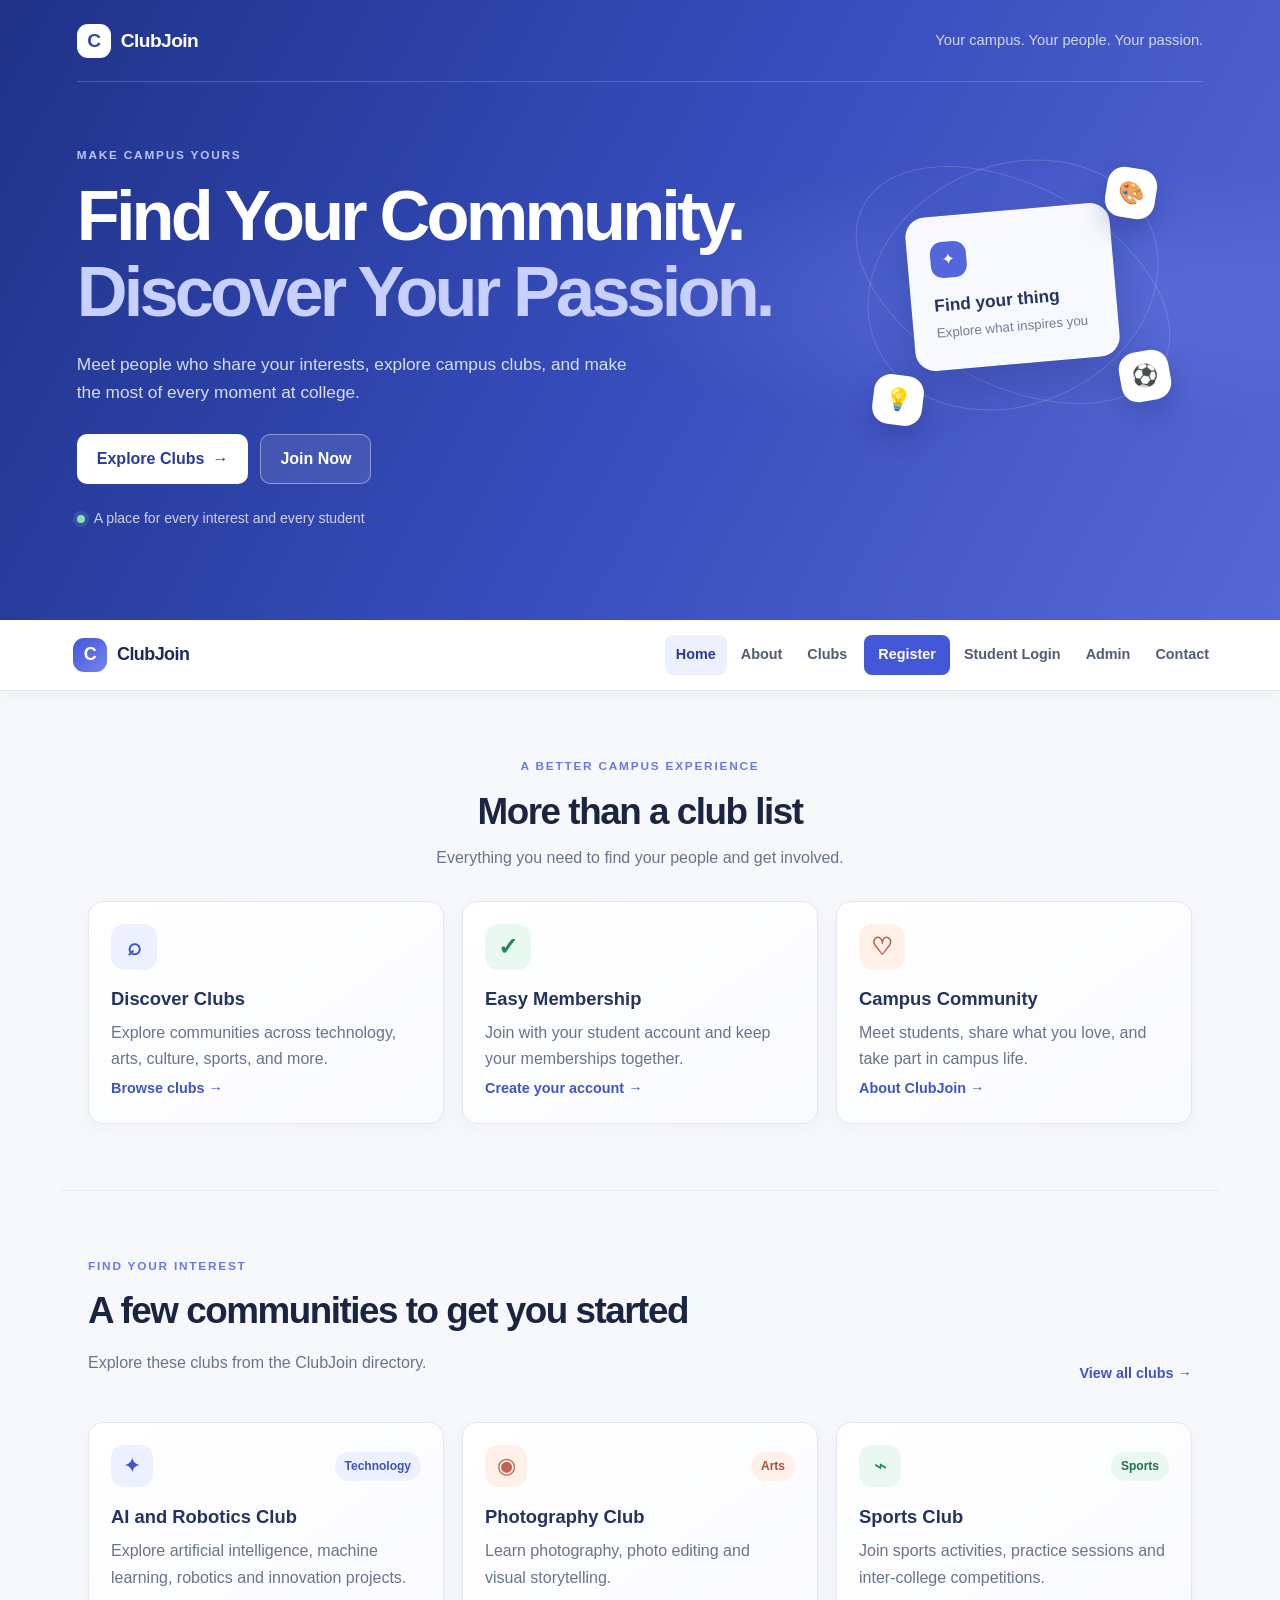
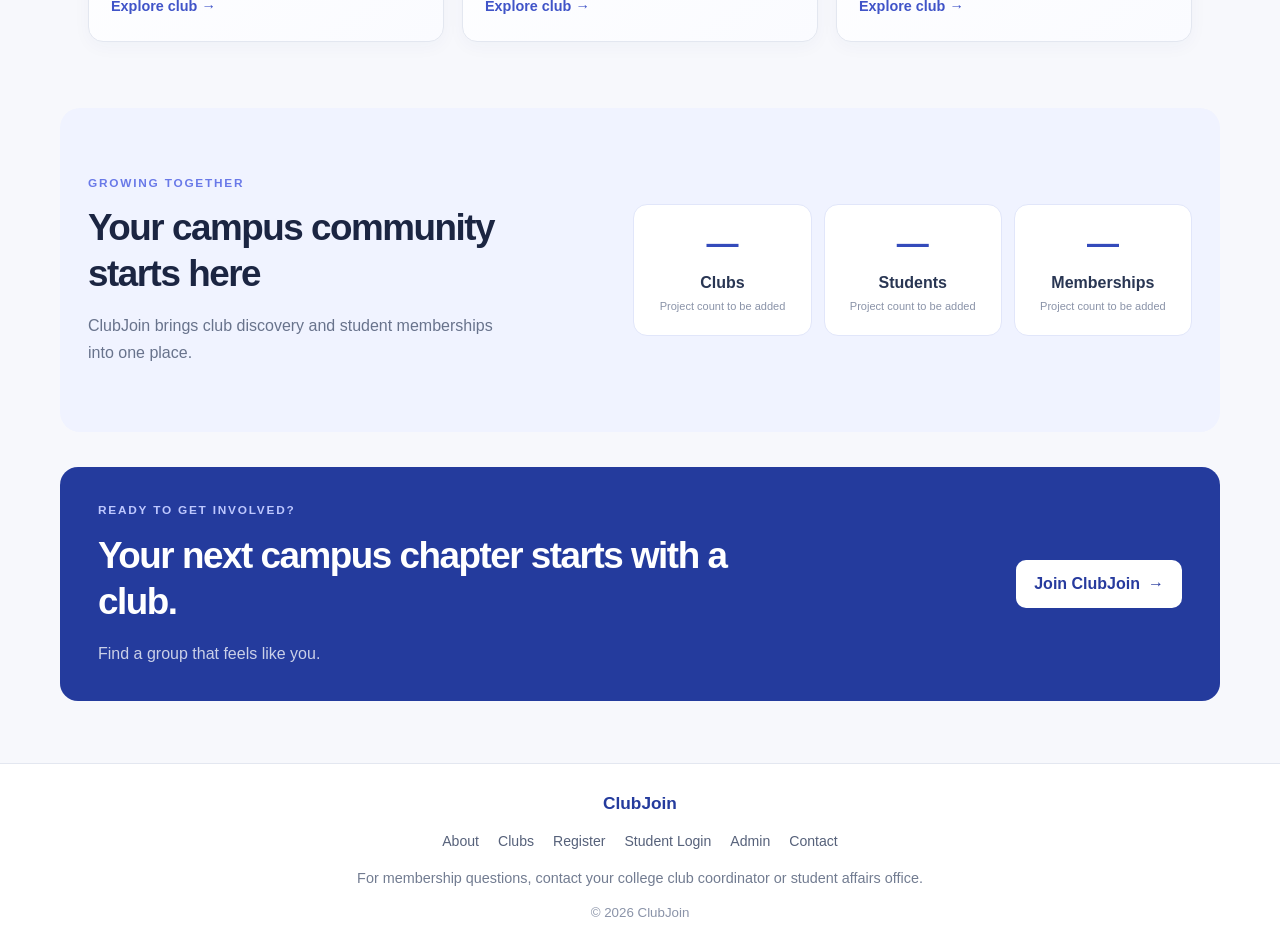
<file: index.html>
<!doctype html>
<html lang="en">
<head>
  <meta charset="utf-8">
  <meta name="viewport" content="width=device-width, initial-scale=1">
  <meta name="theme-color" content="#243b9d">
  <meta name="description" content="Discover college clubs, meet your community, and find your next campus passion with ClubJoin.">
  <title>ClubJoin — Find Your Community</title>
  <link rel="stylesheet" href="css/style.css">
  <script src="js/script.js" defer></script>
</head>
<body class="home-page">
  <header class="home-header">
    <div class="home-topline"><a class="home-brand" href="index.html"><span class="brand-mark">C</span> ClubJoin</a><span class="home-tagline">Your campus. Your people. Your passion.</span></div>
    <div class="hero-content">
      <p class="eyebrow">MAKE CAMPUS YOURS</p>
      <h1>Find Your Community.<br><span>Discover Your Passion.</span></h1>
      <p class="hero-copy">Meet people who share your interests, explore campus clubs, and make the most of every moment at college.</p>
      <div class="hero-actions"><a class="button hero-primary" href="clubs.html">Explore Clubs <span aria-hidden="true">→</span></a><a class="button hero-secondary" href="register.html">Join Now</a></div>
      <div class="hero-note"><span class="note-dot"></span> A place for every interest and every student</div>
    </div>
    <div class="hero-art" aria-hidden="true"><div class="orbit orbit-one"></div><div class="orbit orbit-two"></div><div class="art-card art-card-main"><span class="art-emoji">✦</span><strong>Find your thing</strong><small>Explore what inspires you</small></div><div class="art-bubble bubble-one">🎨</div><div class="art-bubble bubble-two">⚽</div><div class="art-bubble bubble-three">💡</div></div>
  </header>
  <nav aria-label="Main navigation"></nav>
  <main class="home-main">
    <section class="benefits-section" aria-labelledby="benefits-title">
      <div class="section-heading"><p class="eyebrow">A BETTER CAMPUS EXPERIENCE</p><h2 id="benefits-title">More than a club list</h2><p>Everything you need to find your people and get involved.</p></div>
      <div class="cards benefit-cards">
        <article class="benefit-card"><span class="feature-icon icon-indigo" aria-hidden="true">⌕</span><h3>Discover Clubs</h3><p>Explore communities across technology, arts, culture, sports, and more.</p><a href="clubs.html">Browse clubs <span aria-hidden="true">→</span></a></article>
        <article class="benefit-card"><span class="feature-icon icon-mint" aria-hidden="true">✓</span><h3>Easy Membership</h3><p>Join with your student account and keep your memberships together.</p><a href="register.html">Create your account <span aria-hidden="true">→</span></a></article>
        <article class="benefit-card"><span class="feature-icon icon-peach" aria-hidden="true">♡</span><h3>Campus Community</h3><p>Meet students, share what you love, and take part in campus life.</p><a href="about.html">About ClubJoin <span aria-hidden="true">→</span></a></article>
      </div>
    </section>
    <section class="featured-section" aria-labelledby="featured-title">
      <div class="section-heading section-heading-row"><div><p class="eyebrow">FIND YOUR INTEREST</p><h2 id="featured-title">A few communities to get you started</h2><p>Explore these clubs from the ClubJoin directory.</p></div><a class="text-link" href="clubs.html">View all clubs <span aria-hidden="true">→</span></a></div>
      <div class="cards featured-cards">
        <article class="featured-card"><div class="featured-top"><span class="club-icon">✦</span><span class="category-pill">Technology</span></div><h3>AI and Robotics Club</h3><p>Explore artificial intelligence, machine learning, robotics and innovation projects.</p><a href="clubs.html">Explore club <span aria-hidden="true">→</span></a></article>
        <article class="featured-card"><div class="featured-top"><span class="club-icon club-icon-coral">◉</span><span class="category-pill category-coral">Arts</span></div><h3>Photography Club</h3><p>Learn photography, photo editing and visual storytelling.</p><a href="clubs.html">Explore club <span aria-hidden="true">→</span></a></article>
        <article class="featured-card"><div class="featured-top"><span class="club-icon club-icon-green">⌁</span><span class="category-pill category-green">Sports</span></div><h3>Sports Club</h3><p>Join sports activities, practice sessions and inter-college competitions.</p><a href="clubs.html">Explore club <span aria-hidden="true">→</span></a></article>
      </div>
    </section>
    <section class="stats-section" aria-labelledby="stats-title"><div class="stats-intro"><p class="eyebrow">GROWING TOGETHER</p><h2 id="stats-title">Your campus community starts here</h2><p>ClubJoin brings club discovery and student memberships into one place.</p></div><div class="stats-grid"><div class="stat-item"><strong>—</strong><span>Clubs</span><small>Project count to be added</small></div><div class="stat-item"><strong>—</strong><span>Students</span><small>Project count to be added</small></div><div class="stat-item"><strong>—</strong><span>Memberships</span><small>Project count to be added</small></div></div></section>
    <section class="cta-section"><div><p class="eyebrow">READY TO GET INVOLVED?</p><h2>Your next campus chapter starts with a club.</h2><p>Find a group that feels like you.</p></div><a class="button cta-button" href="register.html">Join ClubJoin <span aria-hidden="true">→</span></a></section>
  </main>
  <footer class="site-footer"><div class="footer-inner"><a class="footer-brand" href="index.html">ClubJoin</a><div class="footer-links"><a href="about.html">About</a><a href="clubs.html">Clubs</a><a href="register.html">Register</a><a href="login.html">Student Login</a><a href="admin-login.html">Admin</a><a href="contact.html">Contact</a></div><p>For membership questions, contact your college club coordinator or student affairs office.</p><small>© 2026 ClubJoin</small></div></footer>
</body>
</html>
</file>
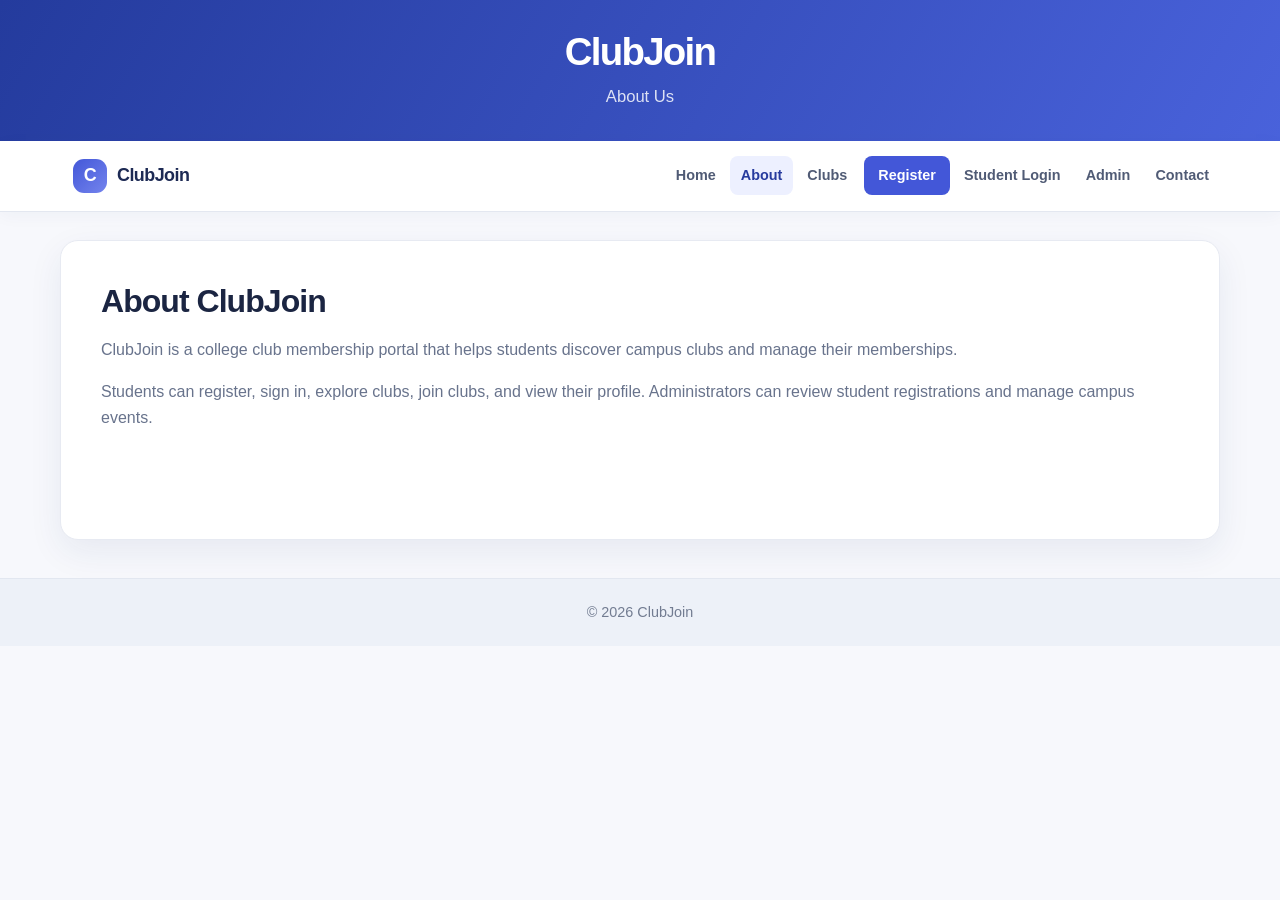
<file: about.html>
<!DOCTYPE html>
<html lang="en"><head><meta charset="UTF-8"><meta name="viewport" content="width=device-width, initial-scale=1"><title>About - ClubJoin</title><link rel="stylesheet" href="css/style.css">  <script src="js/script.js" defer></script>
</head>
<body><header><h1>ClubJoin</h1><p>About Us</p></header><nav><a href="index.html">Home</a><a href="clubs.html">Clubs</a><a href="register.html">Register</a><a href="login.html">Login</a></nav>
<main><h2>About ClubJoin</h2><p>ClubJoin is a college club membership portal that helps students discover campus clubs and manage their memberships.</p><p>Students can register, sign in, explore clubs, join clubs, and view their profile. Administrators can review student registrations and manage campus events.</p></main><footer><p>&copy; 2026 ClubJoin</p></footer></body></html>
</file>
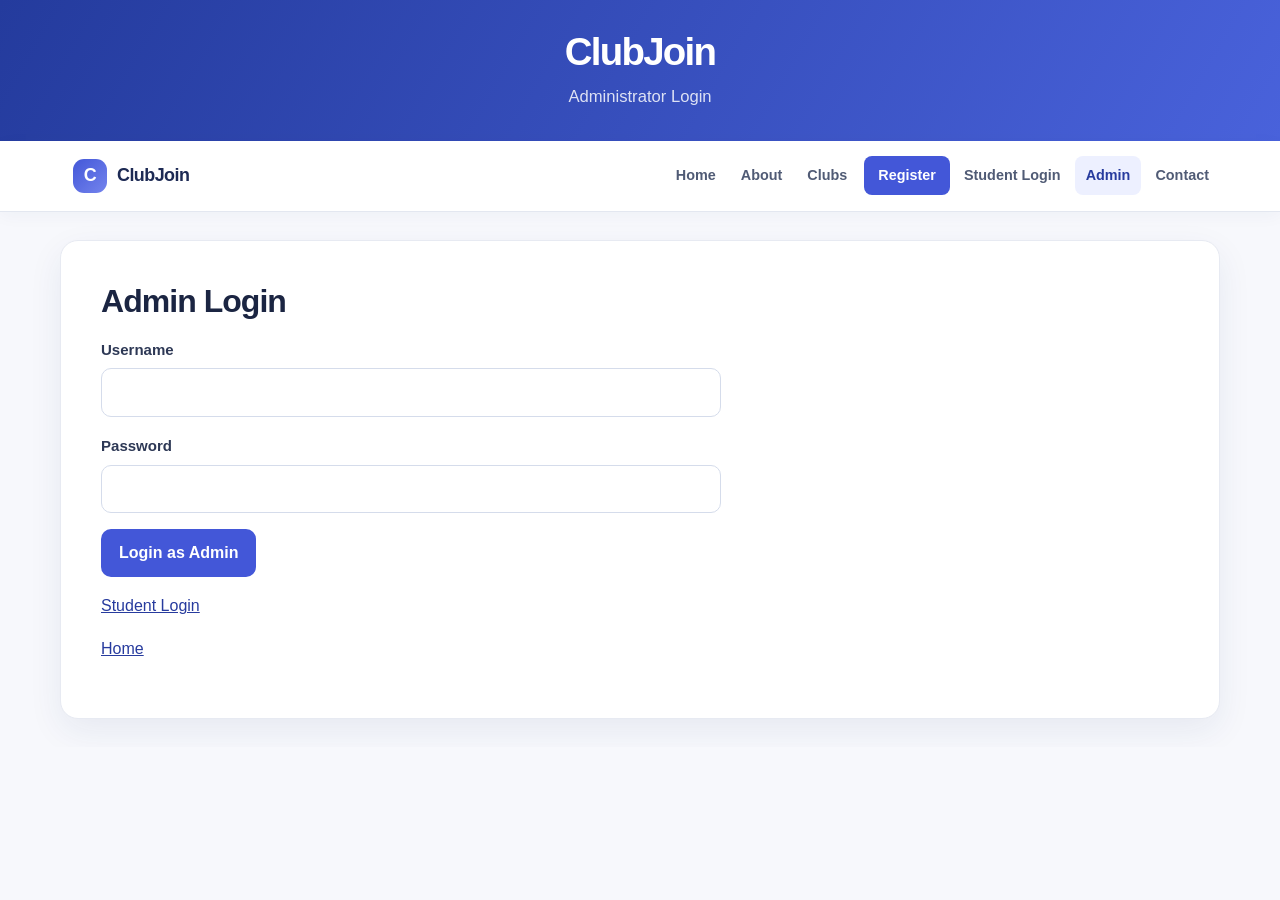
<file: admin-login.html>
<!doctype html><html lang="en"><head><meta charset="utf-8"><meta name="viewport" content="width=device-width,initial-scale=1"><title>Admin Login - ClubJoin</title><link rel="stylesheet" href="css/style.css">  <script src="js/script.js" defer></script>
</head><body><header><h1>ClubJoin</h1><p>Administrator Login</p></header><main><h2>Admin Login</h2><form action="admin-login.php" method="post"><label for="username">Username</label><input id="username" name="username" required><label for="password">Password</label><input id="password" name="password" type="password" required><button type="submit">Login as Admin</button></form><p><a href="login.html">Student Login</a></p><p><a href="index.html">Home</a></p></main></body></html>
</file>
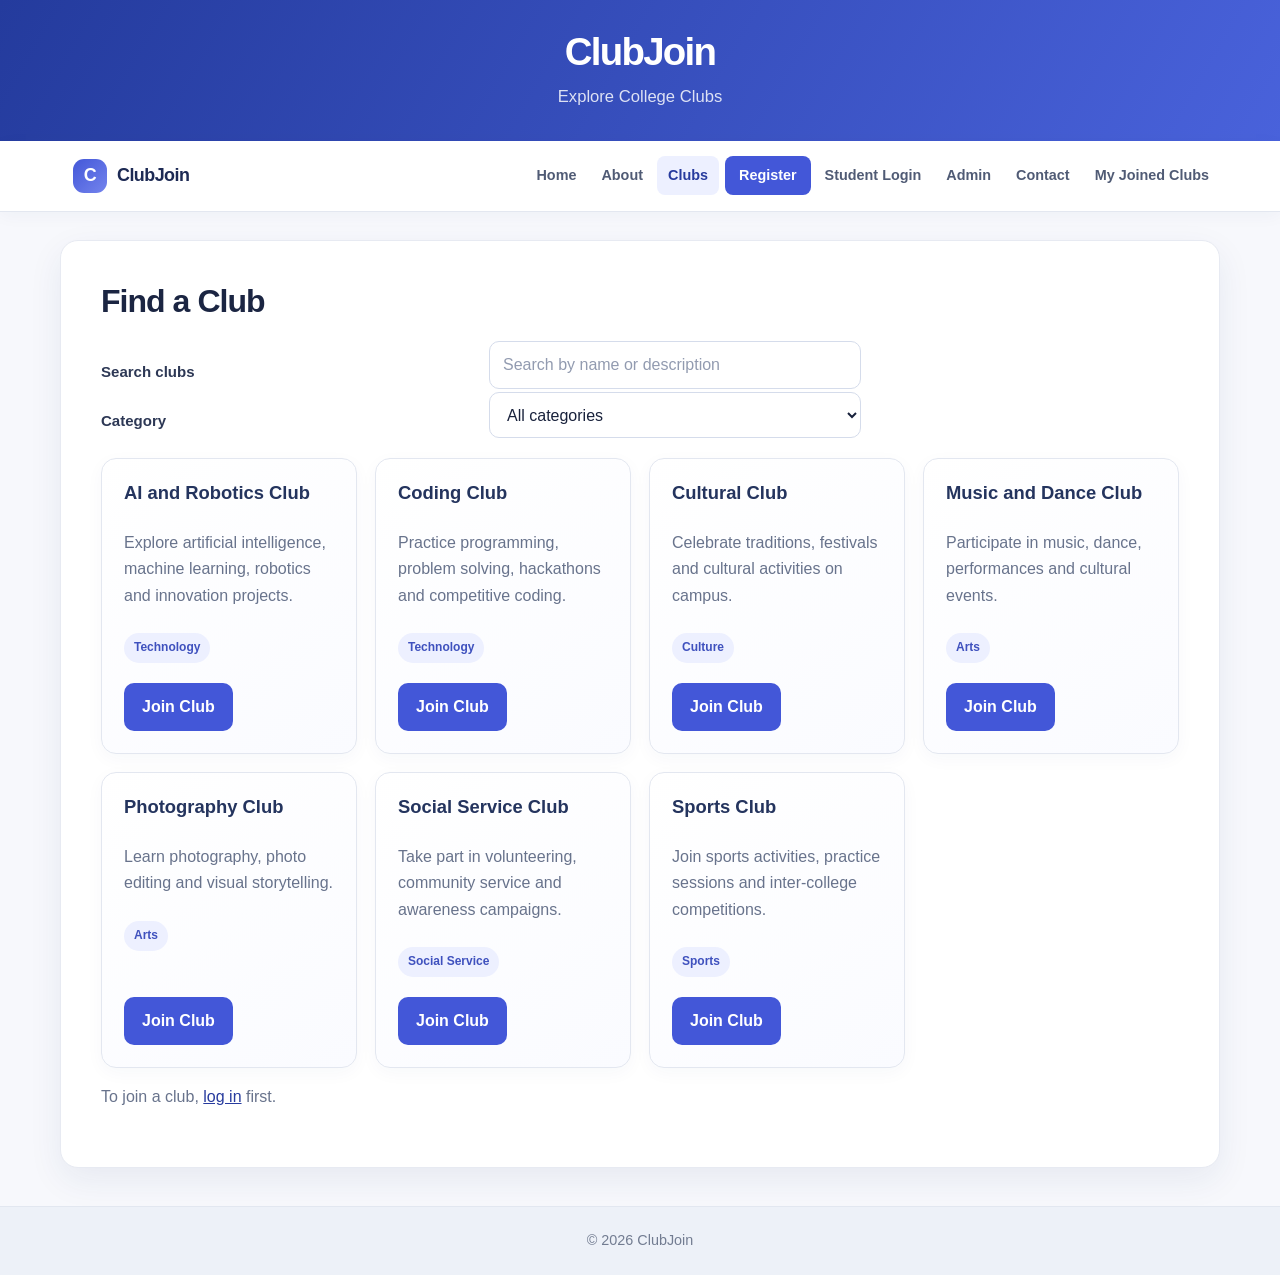
<file: clubs.html>
<!DOCTYPE html>
<html lang="en"><head><meta charset="UTF-8"><meta name="viewport" content="width=device-width, initial-scale=1"><title>Explore Clubs - ClubJoin</title><link rel="stylesheet" href="css/style.css"><script src="js/script.js" defer></script></head>
<body><header><h1>ClubJoin</h1><p>Explore College Clubs</p></header><nav><a href="index.html">Home</a><a href="about.html">About</a><a href="register.html">Register</a><a href="login.html">Login</a><a href="myclubs.php">My Joined Clubs</a></nav>
<main><h2>Find a Club</h2><div class="filters"><label for="searchClub">Search clubs</label><input id="searchClub" placeholder="Search by name or description"><label for="categoryFilter">Category</label><select id="categoryFilter"><option value="">All categories</option><option value="Technology">Technology</option><option value="Arts">Arts</option><option value="Culture">Culture</option><option value="Sports">Sports</option><option value="Social Service">Social Service</option></select></div>
<p id="loadingMessage">Loading clubs...</p><p id="noResults" hidden>No clubs match your search.</p><p id="errorMessage" hidden></p><section id="clubList" class="cards"></section><p>To join a club, <a href="login.html">log in</a> first.</p></main><footer><p>&copy; 2026 ClubJoin</p></footer></body></html>
</file>
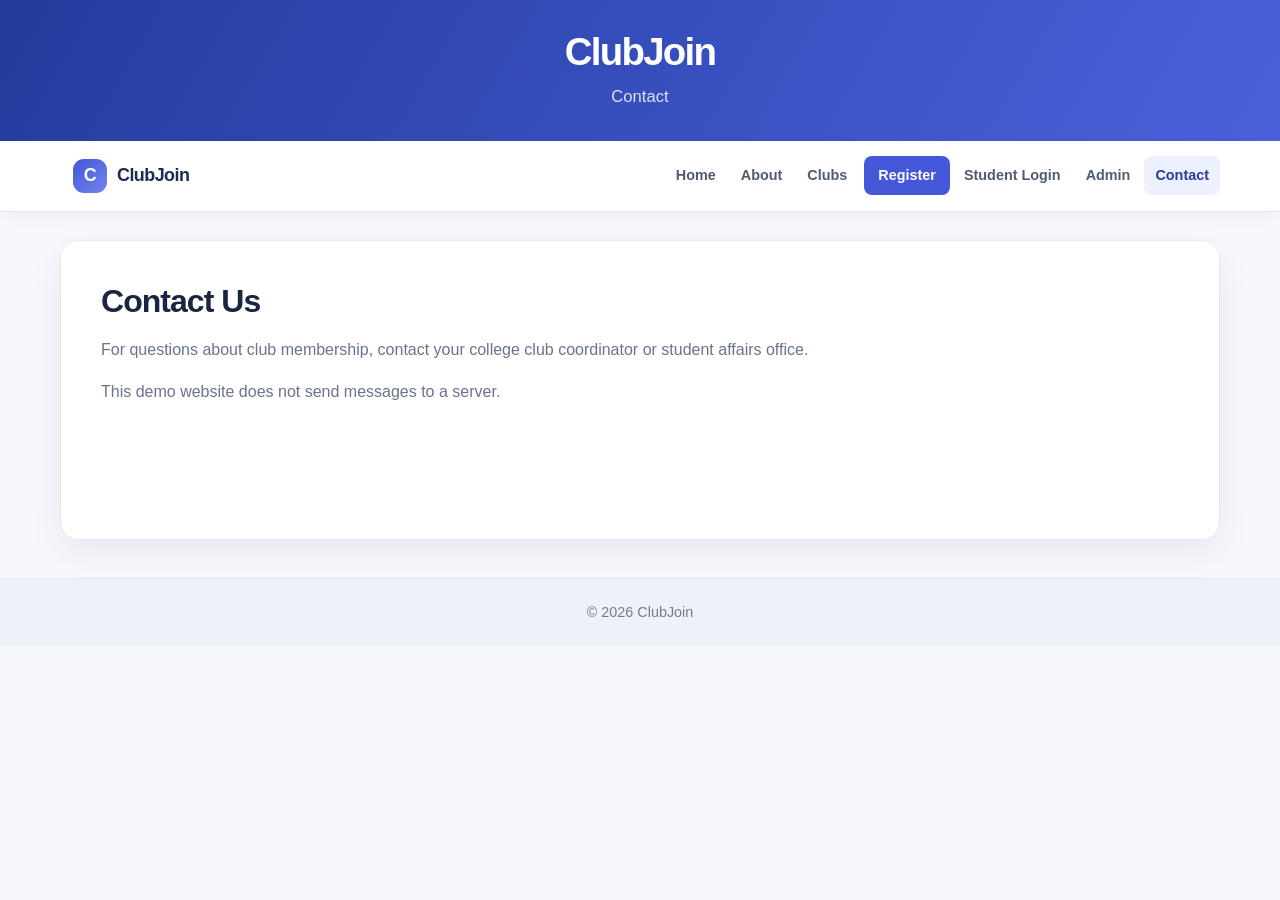
<file: contact.html>
<!DOCTYPE html>
<html lang="en"><head><meta charset="UTF-8"><meta name="viewport" content="width=device-width, initial-scale=1"><title>Contact - ClubJoin</title><link rel="stylesheet" href="css/style.css">  <script src="js/script.js" defer></script>
</head>
<body><header><h1>ClubJoin</h1><p>Contact</p></header><nav><a href="index.html">Home</a><a href="about.html">About</a><a href="clubs.html">Clubs</a><a href="register.html">Register</a></nav>
<main><h2>Contact Us</h2><p>For questions about club membership, contact your college club coordinator or student affairs office.</p><p>This demo website does not send messages to a server.</p></main><footer><p>&copy; 2026 ClubJoin</p></footer></body></html>
</file>
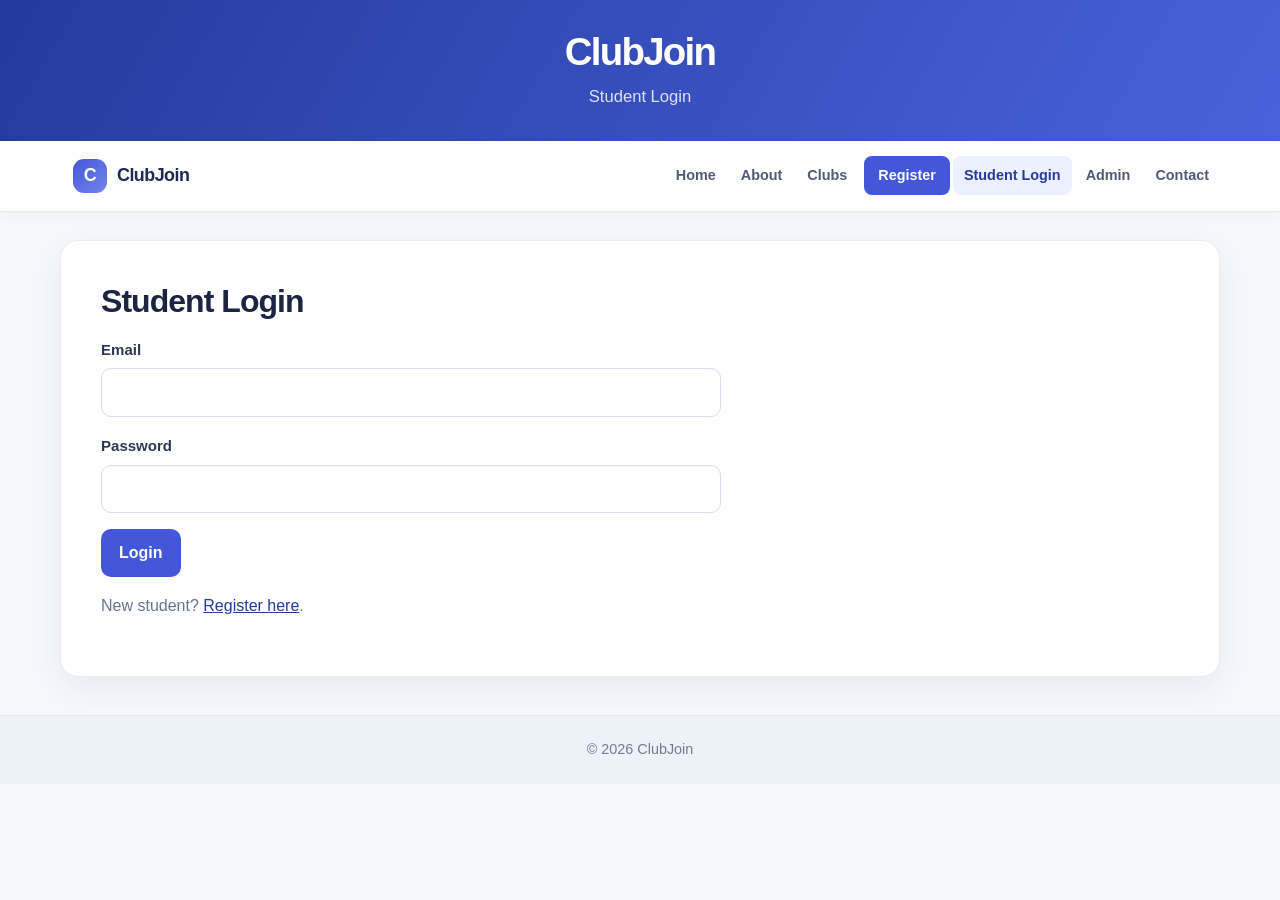
<file: login.html>
<!DOCTYPE html>
<html lang="en"><head><meta charset="UTF-8"><meta name="viewport" content="width=device-width, initial-scale=1"><title>Student Login - ClubJoin</title><link rel="stylesheet" href="css/style.css">  <script src="js/script.js" defer></script>
</head>
<body><header><h1>ClubJoin</h1><p>Student Login</p></header><nav><a href="index.html">Home</a><a href="clubs.html">Clubs</a><a href="register.html">Register</a></nav>
<main><h2>Student Login</h2><form action="login.php" method="post"><label for="email">Email</label><input type="email" id="email" name="email" required><label for="password">Password</label><input type="password" id="password" name="password" required><button type="submit">Login</button></form><p>New student? <a href="register.html">Register here</a>.</p></main><footer><p>&copy; 2026 ClubJoin</p></footer></body></html>
</file>
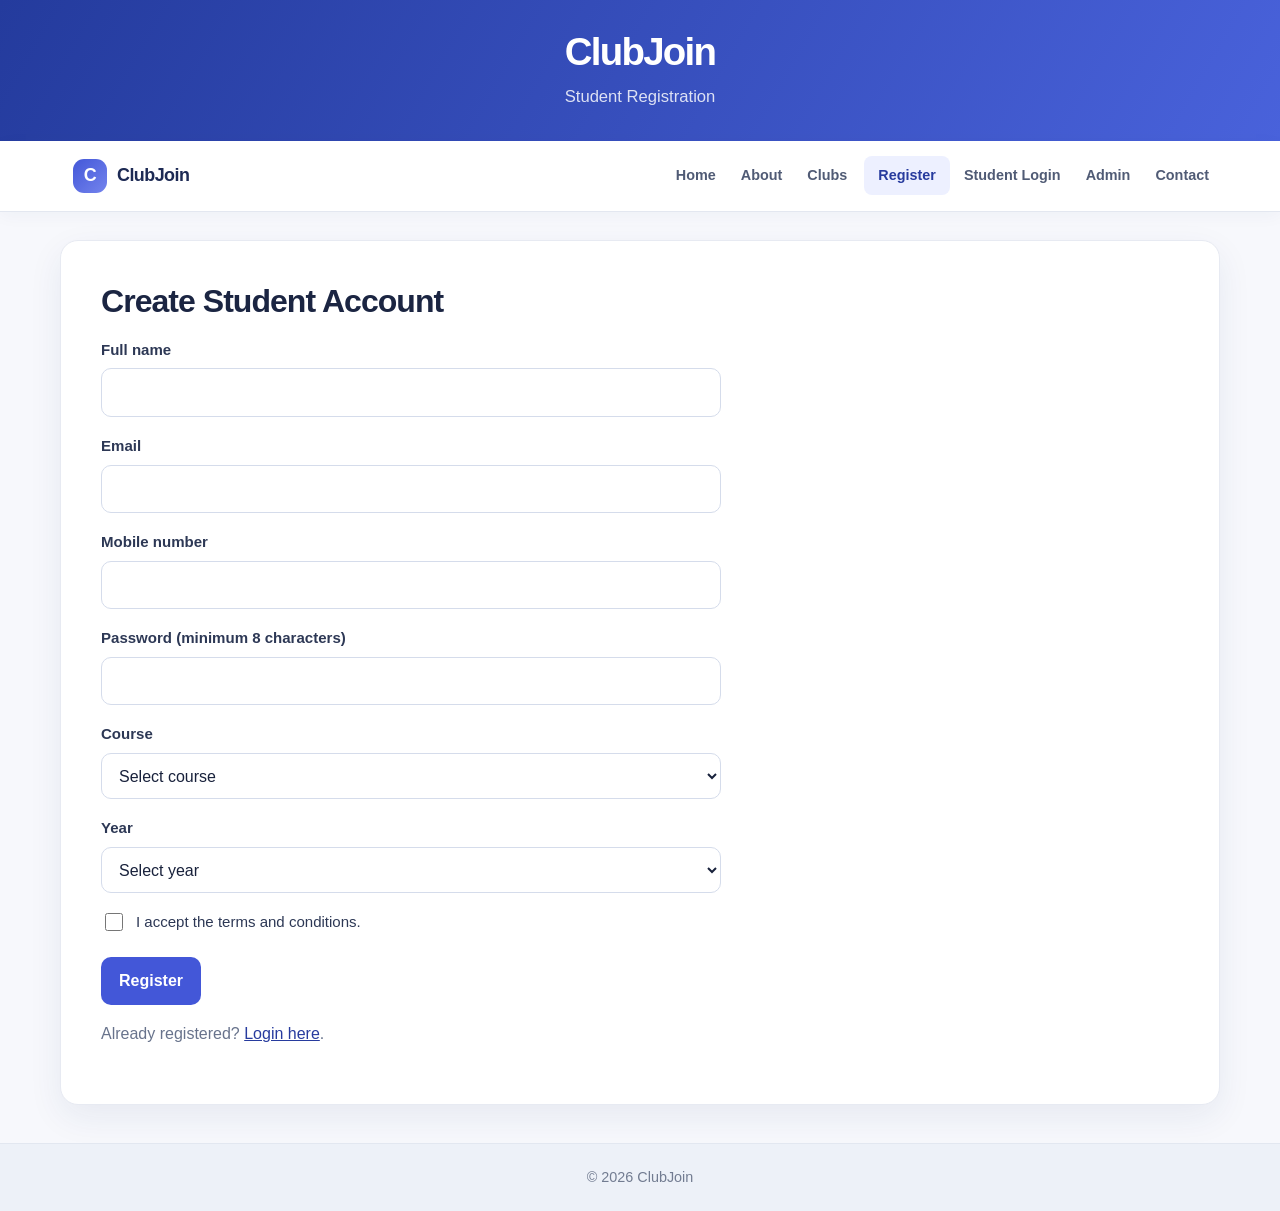
<file: register.html>
<!DOCTYPE html>
<html lang="en"><head><meta charset="UTF-8"><meta name="viewport" content="width=device-width, initial-scale=1"><title>Student Registration - ClubJoin</title><link rel="stylesheet" href="css/style.css"><script src="js/script.js" defer></script></head>
<body><header><h1>ClubJoin</h1><p>Student Registration</p></header><nav><a href="index.html">Home</a><a href="clubs.html">Clubs</a><a href="login.html">Login</a></nav>
<main><h2>Create Student Account</h2>
<form action="reg.php" method="post" onsubmit="return validateRegistration()">
<label for="name">Full name</label><input id="name" name="name" required>
<label for="email">Email</label><input type="email" id="email" name="email" required>
<label for="mobile">Mobile number</label><input id="mobile" name="mobile" inputmode="numeric" maxlength="10" required>
<label for="password">Password (minimum 8 characters)</label><input type="password" id="password" name="password" minlength="8" required>
<label for="course">Course</label><select id="course" name="course" required><option value="">Select course</option><option>B.Tech AIML</option><option>B.Tech CSE</option><option>B.Tech IT</option><option>BCA</option><option>Other</option></select>
<label for="year">Year</label><select id="year" name="year" required><option value="">Select year</option><option>1st Year</option><option>2nd Year</option><option>3rd Year</option><option>4th Year</option></select>
<label class="inline"><input type="checkbox" id="terms" name="terms" value="yes" required> I accept the terms and conditions.</label>
<button type="submit">Register</button></form><p>Already registered? <a href="login.html">Login here</a>.</p></main><footer><p>&copy; 2026 ClubJoin</p></footer></body></html>
</file>
<file: css/style.css>
* { box-sizing: border-box; }
:root {
  color-scheme: light;
  --blue: #3659d9;
  --blue-dark: #203b9d;
  --pale: #edf1ff;
  --ink: #17213b;
  --muted: #65708a;
  --border: #e1e6f0;
  --surface: #fff;
  --canvas: #f5f7fc;
  --shadow: 0 12px 32px rgba(31, 49, 102, .08);
}
html { min-width: 320px; scroll-behavior: smooth; }
body {
  margin: 0;
  font-family: Inter, "Segoe UI", Roboto, Arial, sans-serif;
  color: var(--ink);
  background: var(--canvas);
  line-height: 1.65;
}
header {
  position: relative;
  overflow: hidden;
  padding: 42px 20px 38px;
  color: #fff;
  text-align: center;
  background: radial-gradient(ellipse at 80% 0%, rgba(141, 164, 255, .45), transparent 35%), linear-gradient(125deg, #243b9d 0%, #3f5fe0 55%, #6279e8 100%);
}
header::after {
  position: absolute;
  right: -54px;
  bottom: -115px;
  width: 240px;
  height: 240px;
  border: 1px solid rgba(255,255,255,.16);
  border-radius: 50%;
  content: "";
  box-shadow: 0 0 0 28px rgba(255,255,255,.035), 0 0 0 58px rgba(255,255,255,.025);
}
header h1 { position: relative; z-index: 1; margin: 0; font-size: clamp(2rem, 4vw, 2.7rem); line-height: 1.15; letter-spacing: -.045em; }
header p { position: relative; z-index: 1; margin: 9px 0 0; color: rgba(255,255,255,.83); font-size: 1.04rem; }
nav {
  position: relative;
  z-index: 2;
  display: flex;
  flex-wrap: wrap;
  justify-content: center;
  gap: 5px;
  padding: 11px 16px;
  background: #fff;
  border-bottom: 1px solid var(--border);
  box-shadow: 0 3px 12px rgba(31,49,102,.035);
}
nav a { padding: 8px 13px; color: #46516e; text-decoration: none; font-size: .94rem; font-weight: 600; border-radius: 8px; transition: color .18s ease, background .18s ease; }
nav a:hover, nav a:focus-visible { color: var(--blue-dark); background: var(--pale); outline: none; }
main {
  width: min(100% - 36px, 1080px);
  min-height: 300px;
  margin: 34px auto;
  padding: clamp(22px, 4vw, 42px);
  background: var(--surface);
  border: 1px solid var(--border);
  border-radius: 18px;
  box-shadow: var(--shadow);
}
h2 { margin: 0 0 12px; color: var(--ink); font-size: clamp(1.55rem, 3vw, 2rem); line-height: 1.25; letter-spacing: -.03em; }
h3 { margin: 0 0 8px; color: #24345e; font-size: 1.15rem; line-height: 1.35; }
p { color: var(--muted); }
a { color: var(--blue-dark); }
form { max-width: 620px; }
label { display: block; margin: 17px 0 6px; color: #2d3855; font-size: .94rem; font-weight: 650; }
input, select, textarea {
  display: block;
  width: 100%;
  max-width: 100%;
  min-height: 46px;
  padding: 10px 13px;
  color: var(--ink);
  background: #fff;
  border: 1px solid #d5dceb;
  border-radius: 9px;
  font: inherit;
  transition: border-color .18s ease, box-shadow .18s ease;
}
textarea { min-height: 112px; resize: vertical; }
input::placeholder, textarea::placeholder { color: #929bb0; }
input:focus, select:focus, textarea:focus { border-color: #6c83e8; outline: none; box-shadow: 0 0 0 4px rgba(72, 101, 220, .12); }
input[type="checkbox"] { width: 18px; min-height: 18px; height: 18px; accent-color: var(--blue); }
label.inline { display: flex; align-items: center; gap: 10px; font-weight: 500; }
button, .button {
  display: inline-flex;
  align-items: center;
  justify-content: center;
  gap: 8px;
  min-height: 43px;
  margin-top: 16px;
  padding: 10px 17px;
  color: #fff;
  background: var(--blue);
  border: 1px solid transparent;
  border-radius: 9px;
  font: inherit;
  font-weight: 650;
  text-decoration: none;
  cursor: pointer;
  transition: background .18s ease, transform .18s ease, box-shadow .18s ease;
}
button:hover, .button:hover { color: #fff; background: var(--blue-dark); box-shadow: 0 7px 16px rgba(42,66,170,.18); transform: translateY(-1px); }
button:focus-visible, .button:focus-visible { outline: 3px solid rgba(72,101,220,.3); outline-offset: 2px; }
.button.secondary { color: var(--blue-dark); background: #fff; border-color: #d9e0f2; }
.button.secondary:hover { color: var(--blue-dark); background: var(--pale); }
.danger { background: #c43d48; }
.danger:hover { background: #a52d39; }
.cards { display: grid; grid-template-columns: repeat(auto-fit, minmax(min(100%, 230px), 1fr)); gap: 18px; margin-top: 23px; }
article { margin: 12px 0; padding: 21px; background: #fff; border: 1px solid var(--border); border-radius: 13px; }
.cards article { display: flex; flex-direction: column; align-items: flex-start; min-height: 150px; margin: 0; padding: 22px; background: linear-gradient(145deg, #fff, #fafbff); box-shadow: 0 5px 18px rgba(31,49,102,.035); transition: transform .18s ease, box-shadow .18s ease, border-color .18s ease; }
.cards article:hover { border-color: #cbd5f6; box-shadow: 0 12px 24px rgba(31,49,102,.08); transform: translateY(-3px); }
.cards article p:last-of-type { margin-bottom: 4px; }
.cards article .button, .cards article a { margin-top: auto; }
.number { margin: 1px 0 12px; color: var(--blue); font-size: 2.5rem; font-weight: 750; line-height: 1.1; letter-spacing: -.05em; }
.filters { display: grid; grid-template-columns: minmax(0, 1fr) minmax(0, 1fr); gap: 3px 16px; align-items: end; max-width: 760px; margin: 20px 0; }
.filters label { margin-bottom: 4px; }
#clubList { margin-top: 18px; }
.table-wrap { overflow-x: auto; border: 1px solid var(--border); border-radius: 11px; }
table { width: 100%; margin: 0; border-collapse: collapse; }
th, td { padding: 12px 14px; border-bottom: 1px solid var(--border); text-align: left; vertical-align: middle; }
th { color: #344264; background: #f2f5ff; font-size: .88rem; font-weight: 700; white-space: nowrap; }
tbody tr:last-child td { border-bottom: 0; }
tbody tr:hover { background: #fafbff; }
td form { margin: 0; }
td button { margin: 0; }
.success, .error { padding: 12px 15px; border-radius: 9px; }
.success { color: #17643b; background: #eaf7ef; border: 1px solid #ccebd7; }
.error { color: #982d29; background: #fff0ef; border: 1px solid #f4d0ce; }
footer { margin-top: 38px; padding: 22px 18px; background: #edf1f8; border-top: 1px solid #e2e7f0; text-align: center; }
footer p { margin: 0; color: #727c91; font-size: .9rem; }
.hero { padding-top: clamp(30px, 7vw, 66px); padding-bottom: clamp(30px, 7vw, 66px); text-align: center; }
.hero > h2 { max-width: 700px; margin-right: auto; margin-left: auto; font-size: clamp(2rem, 5vw, 3.15rem); }
.hero > p:not(.actions) { max-width: 630px; margin: 12px auto; font-size: 1.08rem; }
.hero .actions { display: flex; justify-content: center; flex-wrap: wrap; gap: 10px; margin: 25px 0 38px; }
.hero .actions .button { margin: 0; }
.hero .cards { text-align: left; }
[hidden] { display: none !important; }
@media (max-width: 650px) {
  header { padding: 34px 18px 30px; }
  main { width: min(100% - 24px, 1080px); margin: 18px auto; padding: 21px 18px; border-radius: 14px; }
  nav { gap: 2px; padding: 8px; }
  nav a { padding: 7px 9px; font-size: .88rem; }
  .filters { grid-template-columns: 1fr; gap: 0; }
  .cards { grid-template-columns: 1fr; gap: 13px; }
  .hero { padding-top: 34px; padding-bottom: 30px; }
  .hero .actions { margin: 20px 0 28px; }
  th, td { padding: 10px; }
}
@media (prefers-reduced-motion: reduce) {
  *, *::before, *::after { scroll-behavior: auto !important; transition-duration: .01ms !important; }
}

/* ClubJoin presentation refresh */
:root { --blue:#4357d8; --blue-dark:#273b9e; --pale:#edf0ff; --ink:#18213b; --muted:#68738c; --border:#e3e7f0; --canvas:#f7f8fc; --shadow:0 12px 34px rgba(32,48,104,.075); }
html, body { max-width:100%; overflow-x:hidden; }
body { font-family: Inter, "Segoe UI", Roboto, Arial, sans-serif; background:var(--canvas); }
header:not(.home-header) { padding:30px 18px; background:linear-gradient(120deg,#243b9d,#4962db); }
header:not(.home-header)::after { display:none; }
header:not(.home-header) h1 { font-size:clamp(1.8rem,4vw,2.4rem); }
nav { display:flex; align-items:center; justify-content:space-between; gap:16px; padding:10px max(20px,calc((100% - 1160px)/2)); background:#fff; border-bottom:1px solid var(--border); box-shadow:0 4px 16px rgba(31,49,102,.04); }
.nav-brand { display:inline-flex; align-items:center; gap:10px; flex:0 0 auto; color:#1d2a54; font-weight:800; font-size:1.12rem; letter-spacing:-.03em; text-decoration:none; }
.brand-mark { display:grid; width:34px; height:34px; place-items:center; color:#fff; background:linear-gradient(135deg,#4357d8,#7484ed); border-radius:11px; font-weight:800; }
.nav-links { display:flex; align-items:center; justify-content:flex-end; flex-wrap:wrap; gap:3px; }
nav .nav-links a { padding:8px 11px; color:#505b75; font-size:.9rem; font-weight:650; white-space:nowrap; }
nav .nav-links a:hover, nav .nav-links a[aria-current="page"] { color:var(--blue-dark); background:var(--pale); }
.nav-links a.nav-cta { margin-left:3px; padding:8px 14px; color:#fff; background:var(--blue); }
.nav-links a.nav-cta:hover { color:#fff; background:var(--blue-dark); }
.nav-toggle { display:none; margin:0; padding:8px 11px; color:var(--ink); background:#f3f5fb; border:1px solid var(--border); }
main { width:min(100% - 36px,1160px); margin:28px auto; padding:clamp(22px,4vw,40px); border-color:#e7eaf2; border-radius:18px; box-shadow:var(--shadow); }
main.home-main { width:min(100% - 36px,1160px); max-width:none; margin:0 auto; padding:0; overflow:visible; background:transparent; border:0; box-shadow:none; }
h2 { color:#1b2542; }
button, .button { background:var(--blue); border-radius:10px; }
input, select, textarea { border-radius:10px; }
.cards { gap:18px; }
.cards article { border-radius:15px; }
.table-wrap { max-width:100%; }
.site-footer { margin:0; padding:25px 20px; color:#707a90; background:#fff; border-top:1px solid var(--border); text-align:center; }
.site-footer p { max-width:1160px; margin:0 auto; font-size:.9rem; }
.home-header { position:relative; min-height:470px; padding:0 max(6vw,24px) 52px; color:#fff; background:radial-gradient(ellipse at 82% 48%,rgba(128,148,255,.28),transparent 30%),linear-gradient(118deg,#1f3288 0%,#354bb9 48%,#5668d6 100%); text-align:left; }
.home-header::after { display:none; }
.home-topline { display:flex; max-width:1160px; height:82px; align-items:center; justify-content:space-between; margin:0 auto; border-bottom:1px solid rgba(255,255,255,.18); }
.home-brand { display:inline-flex; align-items:center; gap:10px; color:#fff; text-decoration:none; font-weight:800; font-size:1.2rem; letter-spacing:-.03em; }
.home-brand .brand-mark { color:#3548ad; background:#fff; }
.home-tagline { color:rgba(255,255,255,.76); font-size:.92rem; }
.hero-content { position:relative; z-index:1; max-width:1160px; margin:0 auto; padding:64px 0 38px; }
.eyebrow { margin:0 0 12px; color:#6979e8; font-size:.74rem; font-weight:800; letter-spacing:.15em; }
.home-header .eyebrow { color:#bac4ff; }
.hero-content h1 { max-width:700px; margin:0; color:#fff; font-size:clamp(2.5rem,5.6vw,4.4rem); line-height:1.08; letter-spacing:-.055em; }
.hero-content h1 span { color:#c8d0ff; }
.hero-copy { max-width:560px; margin:20px 0 0; color:rgba(255,255,255,.82); font-size:1.08rem; }
.hero-actions { display:flex; flex-wrap:wrap; gap:12px; margin-top:27px; }
.hero-actions .button { min-height:48px; margin:0; padding:11px 19px; }
.hero-primary { color:#293b98; background:#fff; }
.hero-primary:hover { color:#1f3288; background:#edf0ff; }
.hero-secondary { color:#fff; background:rgba(255,255,255,.1); border-color:rgba(255,255,255,.4); }
.hero-secondary:hover { color:#fff; background:rgba(255,255,255,.2); }
.hero-note { display:flex; align-items:center; gap:9px; margin-top:23px; color:rgba(255,255,255,.76); font-size:.88rem; }
.note-dot { width:8px; height:8px; background:#8de0bd; border-radius:50%; box-shadow:0 0 0 4px rgba(141,224,189,.14); }
.hero-art { position:absolute; top:145px; right:max(8vw,40px); width:330px; height:280px; }
.orbit { position:absolute; inset:20px 15px; border:1px solid rgba(255,255,255,.16); border-radius:50%; transform:rotate(-24deg); }
.orbit-two { inset:40px -5px; transform:rotate(28deg); }
.art-card { position:absolute; display:flex; flex-direction:column; align-items:flex-start; justify-content:center; width:205px; height:154px; padding:22px; color:#26345f; background:rgba(255,255,255,.96); border:1px solid rgba(255,255,255,.65); border-radius:20px; box-shadow:0 20px 45px rgba(10,20,75,.24); }
.art-card-main { top:65px; left:62px; transform:rotate(-5deg); }
.art-emoji { display:grid; width:36px; height:36px; place-items:center; margin-bottom:13px; color:#fff; background:#5366dc; border-radius:12px; }
.art-card strong { font-size:1.08rem; }
.art-card small { margin-top:3px; color:#737d94; }
.art-bubble { position:absolute; display:grid; width:50px; height:50px; place-items:center; background:#fff; border-radius:17px; box-shadow:0 12px 26px rgba(10,20,75,.2); font-size:1.35rem; }
.bubble-one { top:23px; right:22px; transform:rotate(9deg); }.bubble-two { right:8px; bottom:24px; transform:rotate(-10deg); }.bubble-three { bottom:0; left:25px; transform:rotate(7deg); }
.home-main > section { padding:66px 28px; }
.section-heading { max-width:700px; margin:0 auto 30px; text-align:center; }
.section-heading h2, .stats-intro h2, .cta-section h2 { margin:0; font-size:clamp(1.75rem,3vw,2.3rem); letter-spacing:-.04em; }
.section-heading > p:last-child { margin:10px 0 0; }
.benefit-cards { grid-template-columns:repeat(3,minmax(0,1fr)); }
.benefit-card { min-height:235px; }
.feature-icon { display:grid; width:46px; height:46px; place-items:center; margin-bottom:17px; border-radius:14px; font-size:1.5rem; font-weight:700; }
.icon-indigo { color:#4054d0; background:#edf0ff; }.icon-mint { color:#23845d; background:#e9f8f1; }.icon-peach { color:#bd654e; background:#fff0e9; }
.benefit-card p, .featured-card p { margin:0 0 16px; }
.benefit-card a, .featured-card > a, .text-link { margin-top:auto; color:#4054c8; text-decoration:none; font-size:.9rem; font-weight:700; }
.benefit-card a:hover, .featured-card > a:hover, .text-link:hover { color:#1f3288; }
.featured-section { border-top:1px solid #e8ebf3; }
.section-heading-row { display:flex; max-width:none; align-items:flex-end; justify-content:space-between; gap:18px; text-align:left; }
.section-heading-row > div { max-width:700px; }
.text-link { flex:0 0 auto; margin-bottom:7px; }
.featured-card { min-height:240px; }
.featured-top { display:flex; width:100%; align-items:center; justify-content:space-between; margin-bottom:18px; }
.club-icon { display:grid; width:42px; height:42px; place-items:center; color:#4054d0; background:#edf0ff; border-radius:13px; font-size:1.4rem; }
.club-icon-coral { color:#bd654e; background:#fff0e9; }.club-icon-green { color:#23845d; background:#e9f8f1; }
.category-pill { padding:5px 10px; color:#3f51be; background:#edf0ff; border-radius:999px; font-size:.75rem; font-weight:700; }
.category-coral { color:#a95340; background:#fff0e9; }.category-green { color:#23714f; background:#e9f8f1; }
.stats-section { display:grid; grid-template-columns:.95fr 1.05fr; align-items:center; gap:40px; background:#f0f3ff; border-radius:20px; }
.stats-intro p:last-child { max-width:420px; margin-bottom:0; }
.stats-grid { display:grid; grid-template-columns:repeat(3,minmax(0,1fr)); gap:12px; }
.stat-item { display:flex; min-height:132px; flex-direction:column; justify-content:center; padding:18px 14px; background:#fff; border:1px solid #e1e6fa; border-radius:14px; text-align:center; }
.stat-item strong { color:#344bbb; font-size:2rem; line-height:1.1; }.stat-item span { margin-top:8px; color:#293653; font-weight:700; }.stat-item small { margin-top:3px; color:#8a93a8; font-size:.69rem; line-height:1.3; }
.cta-section { display:flex; align-items:center; justify-content:space-between; gap:24px; margin:35px 0 62px; padding:34px 38px !important; background:#243b9d; border-radius:18px; }
.cta-section .eyebrow { color:#bec8ff; }.cta-section h2 { max-width:630px; color:#fff; }.cta-section p:last-child { margin-bottom:0; color:rgba(255,255,255,.76); }
.cta-button { flex:0 0 auto; margin:0; color:#273b9e; background:#fff; }.cta-button:hover { color:#273b9e; background:#edf0ff; }
@media (max-width:900px) {
  .nav-toggle { display:inline-flex; align-items:center; gap:8px; }
  nav { flex-wrap:wrap; }
  .nav-links { display:none; width:100%; flex-direction:column; align-items:stretch; padding:8px 0 4px; }
  nav.nav-open .nav-links { display:flex; }
  nav .nav-links a { padding:10px 12px; }
  nav .nav-links a.nav-cta { margin:4px 0 0; text-align:center; }
  .hero-art { right:4vw; transform:scale(.86); transform-origin:right center; }
  .hero-content { max-width:58%; margin-left:max(0px,calc((100% - 1160px)/2)); }
  .hero-content h1 { font-size:clamp(2.45rem,5vw,3.8rem); }
}
@media (max-width:700px) {
  .home-header { min-height:0; padding:0 20px 35px; }
  .home-topline { height:70px; }.home-tagline { display:none; }
  .hero-content { max-width:none; margin:0; padding:46px 0 24px; }
  .hero-content h1 { font-size:clamp(2.4rem,10vw,3.6rem); }
  .hero-copy { max-width:500px; font-size:1rem; }
  .hero-art { display:none; }
  .home-main > section { padding:48px 18px; }
  .benefit-cards, .featured-cards { grid-template-columns:1fr; }
  .benefit-card, .featured-card { min-height:0; }
  .section-heading-row { display:block; }.text-link { display:inline-block; margin-top:18px; }
  .stats-section { grid-template-columns:1fr; gap:22px; }
  .stats-grid { grid-template-columns:1fr; }.stat-item { min-height:105px; }
  .cta-section { flex-direction:column; align-items:flex-start; margin:20px 18px 44px; padding:27px 23px !important; }
  main:not(.home-main) { width:calc(100% - 24px); margin:16px auto; padding:20px 17px; }
}
@media (max-width:430px) {
  .hero-actions { flex-direction:column; align-items:stretch; }
  .hero-actions .button { width:100%; }
  .home-main > section { padding-right:13px; padding-left:13px; }
  .stats-grid { gap:9px; }
  .home-brand { font-size:1.08rem; }
}
@media (prefers-reduced-motion: reduce) { *,*::before,*::after { scroll-behavior:auto !important; animation-duration:.01ms !important; transition-duration:.01ms !important; } }
.footer-inner { max-width:1160px; margin:0 auto; }
.footer-brand { color:#243b9d; font-size:1.08rem; font-weight:800; text-decoration:none; }
.footer-links { display:flex; flex-wrap:wrap; justify-content:center; gap:8px 19px; margin:13px 0; }
.footer-links a { color:#56617a; font-size:.88rem; text-decoration:none; }
.footer-links a:hover { color:#273b9e; }
.site-footer small { display:block; margin-top:12px; color:#8a93a8; }
.club-card { min-height:240px; }
.club-card .category-pill { display:inline-flex; align-self:flex-start; margin:8px 0; }
.club-card form { margin-top:auto; }
</file>
